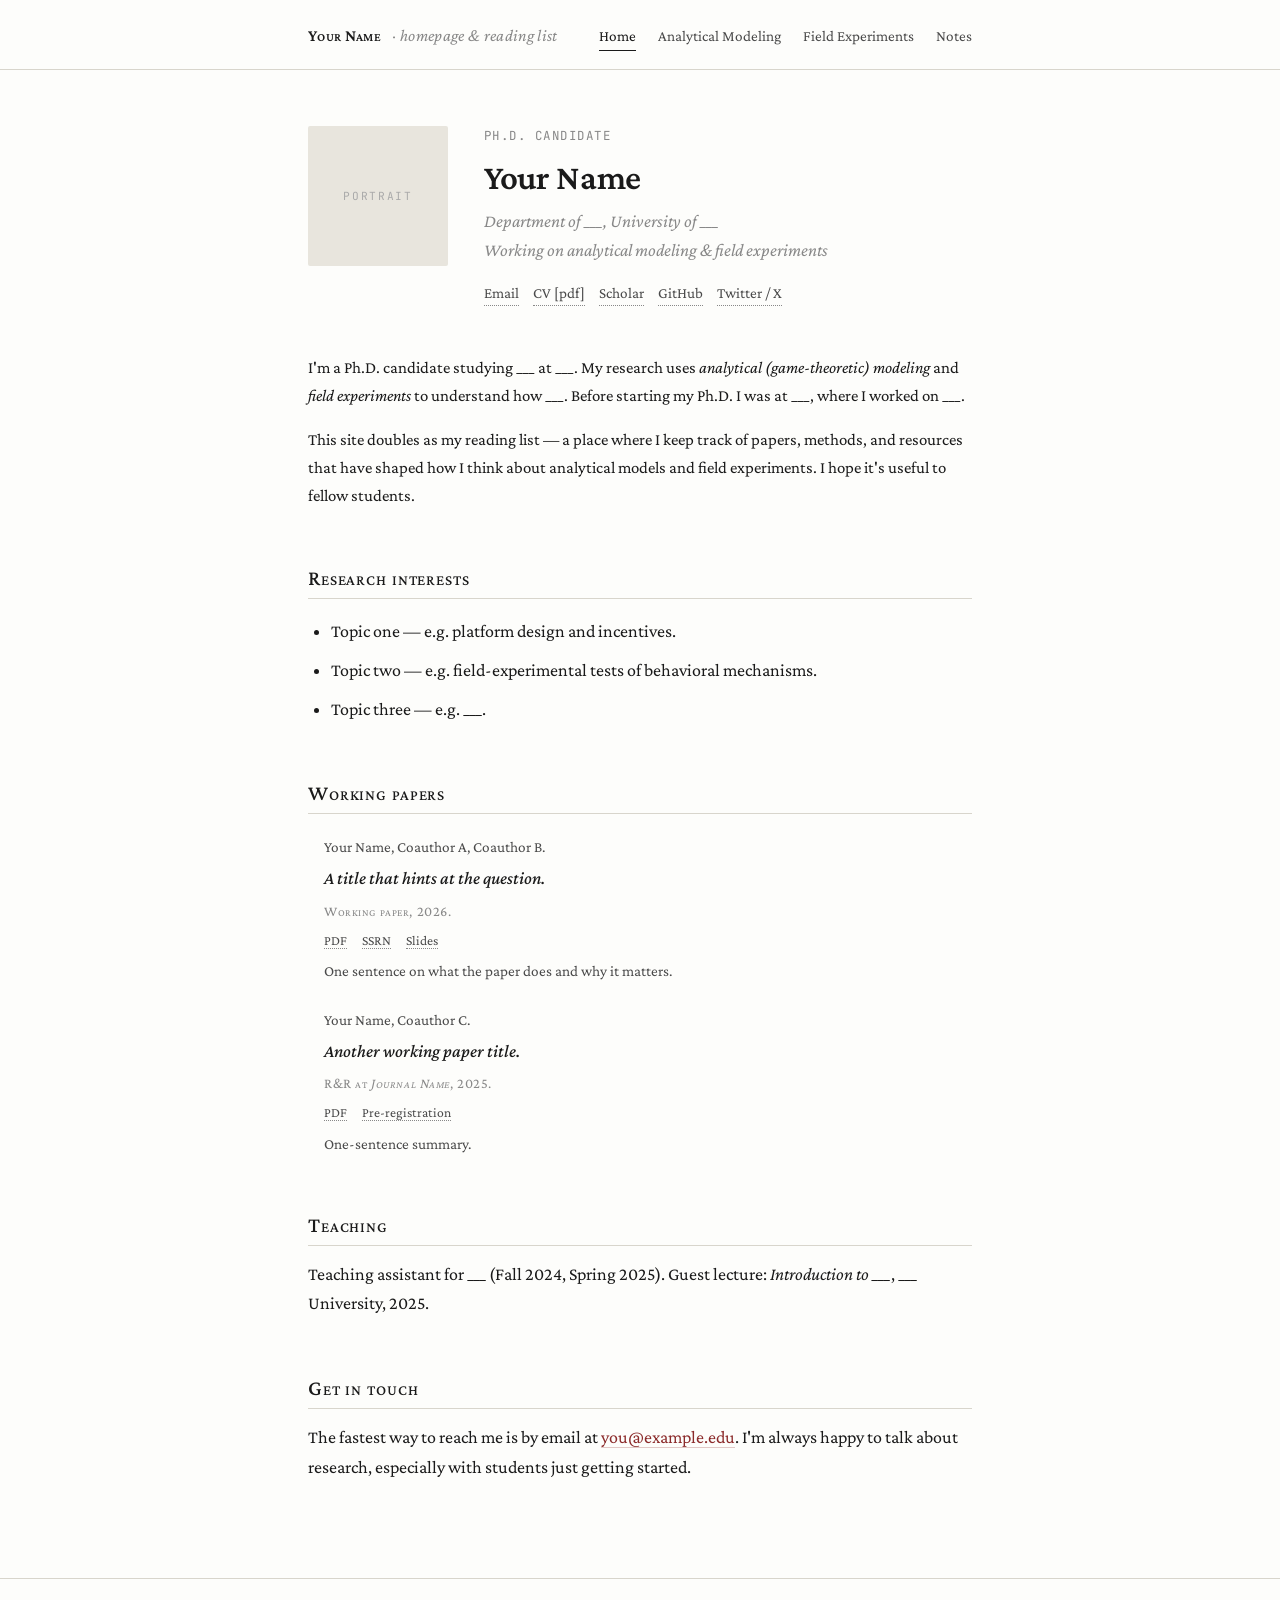
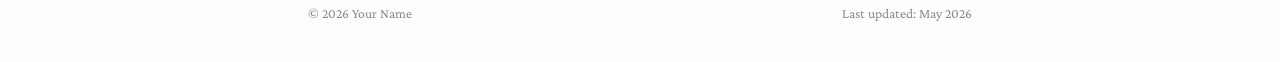
<file: index.html>
<!doctype html>
<html lang="zh-CN">
<head>
<meta charset="utf-8" />
<meta name="viewport" content="width=device-width,initial-scale=1" />
<title>Your Name — Home</title>
<meta name="description" content="Personal homepage and reading list on analytical modeling and field experiments." />
<link rel="stylesheet" href="assets/style.css" />
</head>
<body>

<header class="site-header">
  <div class="wrap">
    <a class="site-title" href="index.html">Your Name <em>· homepage &amp; reading list</em></a>
    <nav class="primary">
      <a href="index.html" class="active">Home</a>
      <a href="analytical/index.html">Analytical Modeling</a>
      <a href="field-experiments/index.html">Field Experiments</a>
      <a href="notes/index.html">Notes</a>
    </nav>
  </div>
</header>

<main class="wrap">

  <section class="bio">
    <div class="portrait">PORTRAIT</div>
    <div class="who">
      <div class="kicker">Ph.D. Candidate</div>
      <h1>Your Name</h1>
      <div class="affil">
        Department of ___, University of ___<br/>
        Working on analytical modeling &amp; field experiments
      </div>
      <div class="links">
        <a href="mailto:you@example.edu">Email</a>
        <a href="assets/cv.pdf">CV [pdf]</a>
        <a href="https://scholar.google.com/citations?user=XXXXX">Scholar</a>
        <a href="https://github.com/your-handle">GitHub</a>
        <a href="https://twitter.com/your-handle">Twitter / X</a>
      </div>
    </div>
  </section>

  <p class="intro-text">
    I'm a Ph.D. candidate studying ___ at ___. My research uses
    <em>analytical (game-theoretic) modeling</em> and <em>field experiments</em>
    to understand how ___. Before starting my Ph.D. I was at ___, where I worked on ___.
  </p>

  <p class="intro-text">
    This site doubles as my reading list — a place where I keep track of papers,
    methods, and resources that have shaped how I think about analytical models
    and field experiments. I hope it's useful to fellow students.
  </p>

  <h2>Research interests</h2>
  <ul>
    <li>Topic one — e.g. platform design and incentives.</li>
    <li>Topic two — e.g. field-experimental tests of behavioral mechanisms.</li>
    <li>Topic three — e.g. ___.</li>
  </ul>

  <h2>Working papers</h2>

  <div class="entry">
    <span class="authors">Your Name, Coauthor A, Coauthor B.</span>
    <span class="title">A title that hints at the question.</span>
    <span class="venue">Working paper, 2026.</span>
    <div class="links-row">
      <a href="#">PDF</a>
      <a href="#">SSRN</a>
      <a href="#">Slides</a>
    </div>
    <p class="note">One sentence on what the paper does and why it matters.</p>
  </div>

  <div class="entry">
    <span class="authors">Your Name, Coauthor C.</span>
    <span class="title">Another working paper title.</span>
    <span class="venue">R&amp;R at <em>Journal Name</em>, 2025.</span>
    <div class="links-row">
      <a href="#">PDF</a>
      <a href="#">Pre-registration</a>
    </div>
    <p class="note">One-sentence summary.</p>
  </div>

  <h2>Teaching</h2>
  <p>
    Teaching assistant for ___ (Fall 2024, Spring 2025).
    Guest lecture: <em>Introduction to ___</em>, ___ University, 2025.
  </p>

  <h2>Get in touch</h2>
  <p>
    The fastest way to reach me is by email at
    <a href="mailto:you@example.edu">you@example.edu</a>.
    I'm always happy to talk about research, especially with students just
    getting started.
  </p>

</main>

<footer class="site-footer">
  <div class="wrap">
    <span>© 2026 Your Name</span>
    <span>Last updated: <time datetime="2026-05">May 2026</time></span>
  </div>
</footer>

</body>
</html>
</file>
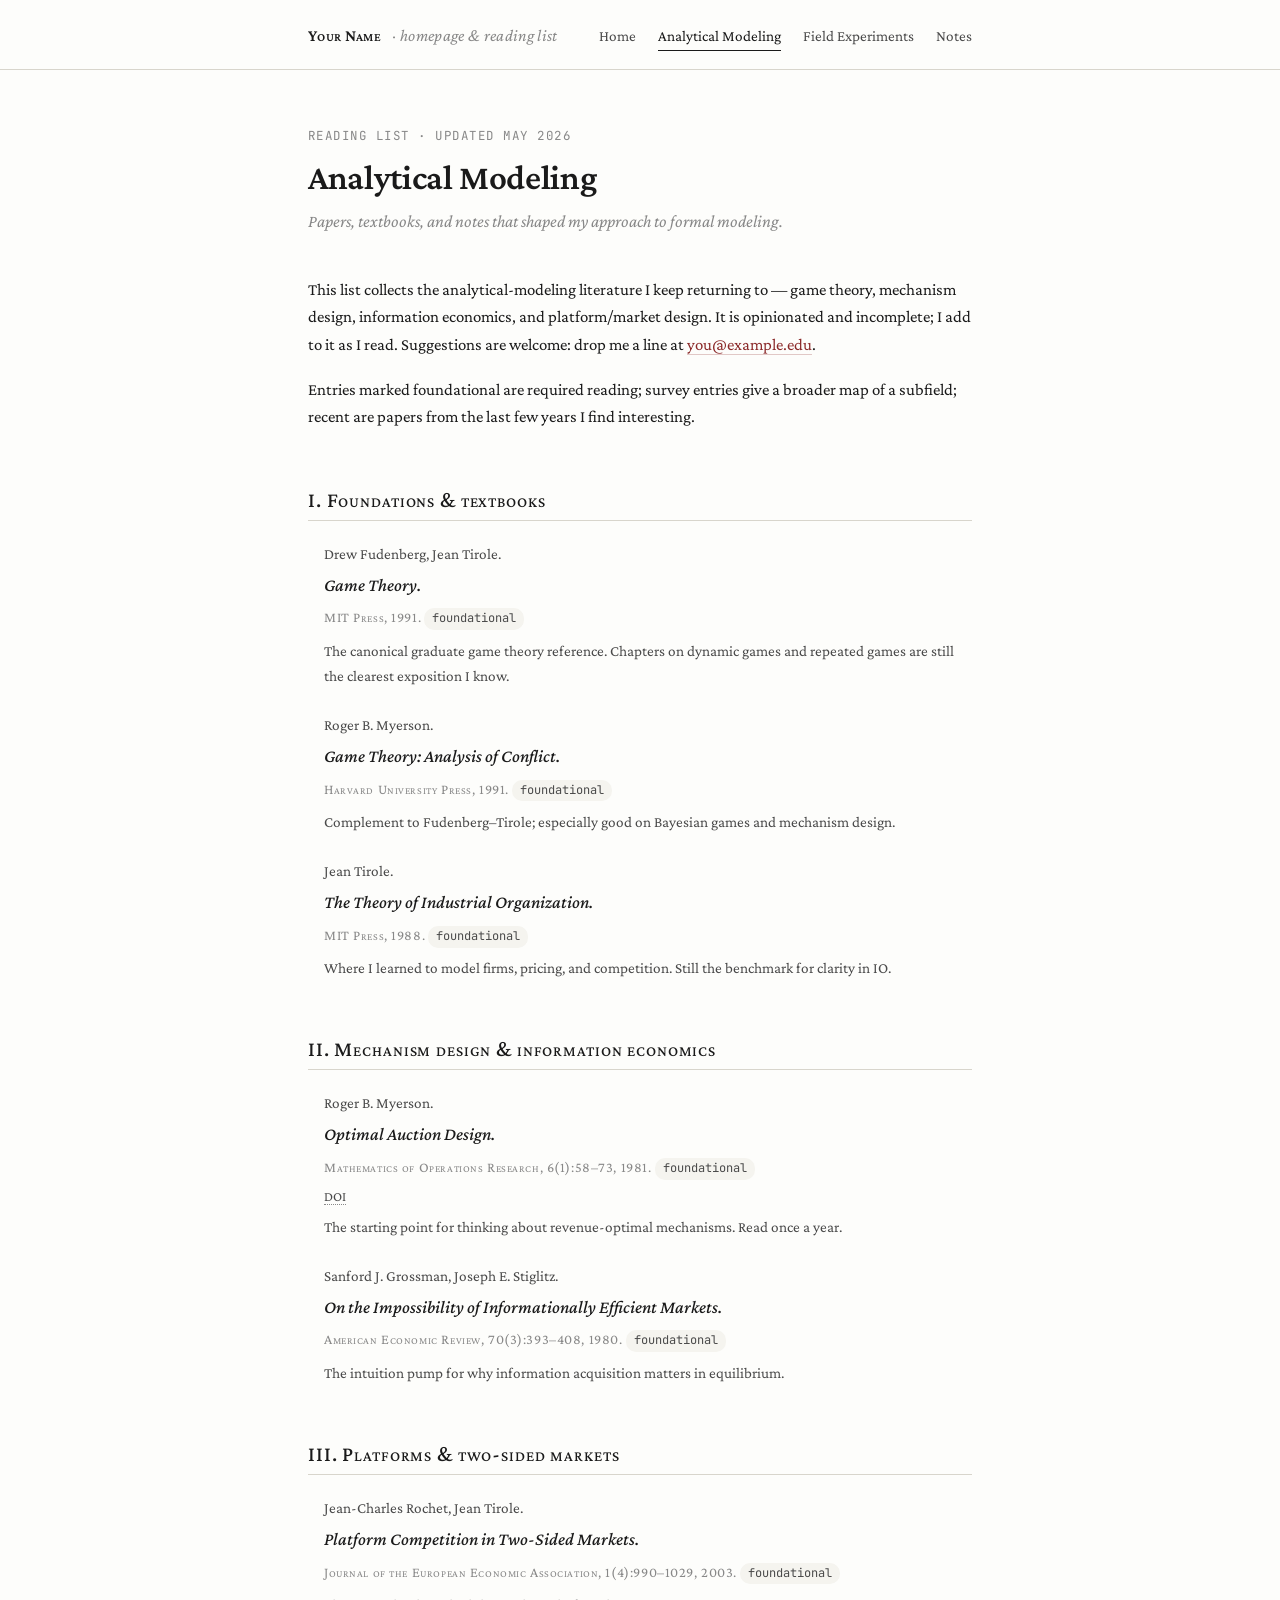
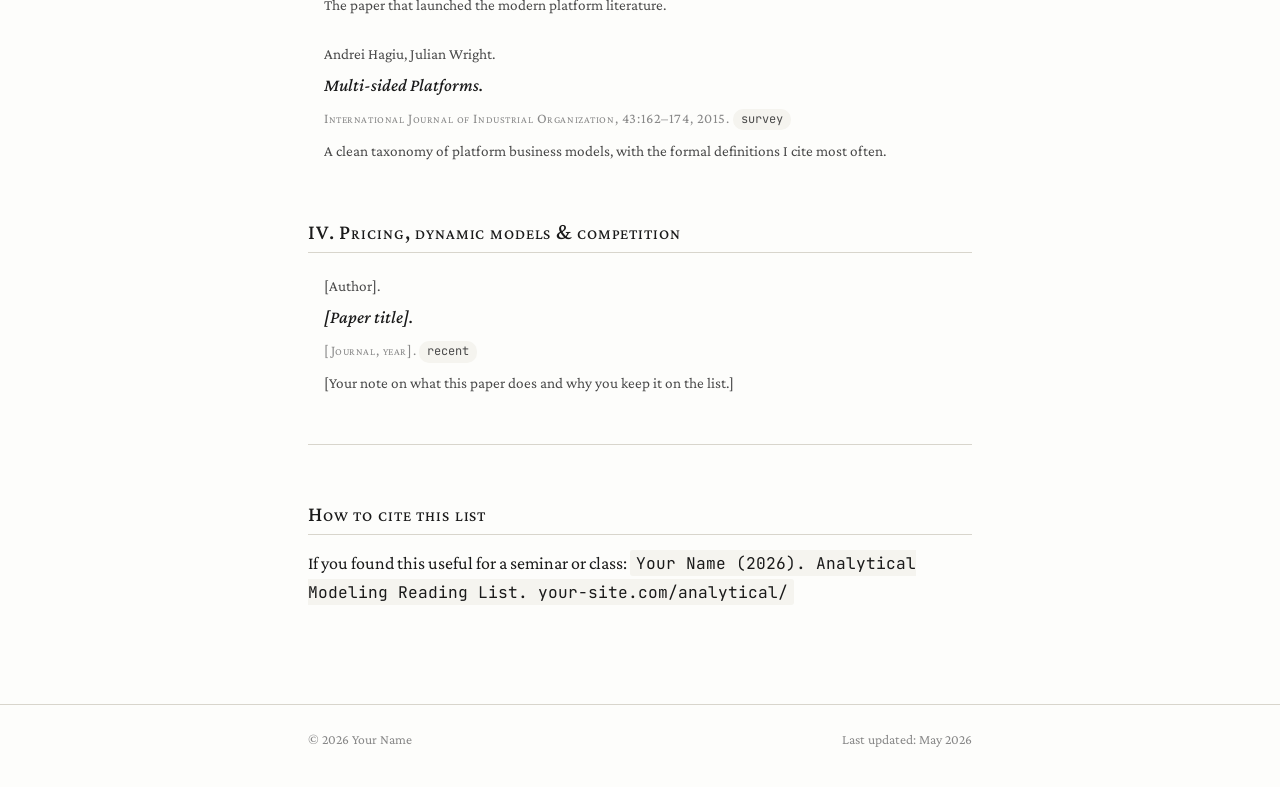
<file: analytical/index.html>
<!doctype html>
<html lang="zh-CN">
<head>
<meta charset="utf-8" />
<meta name="viewport" content="width=device-width,initial-scale=1" />
<title>Analytical Modeling — Reading List</title>
<meta name="description" content="A curated reading list on analytical (game-theoretic and economic) modeling." />
<link rel="stylesheet" href="../assets/style.css" />
</head>
<body>

<header class="site-header">
  <div class="wrap">
    <a class="site-title" href="../index.html">Your Name <em>· homepage &amp; reading list</em></a>
    <nav class="primary">
      <a href="../index.html">Home</a>
      <a href="index.html" class="active">Analytical Modeling</a>
      <a href="../field-experiments/index.html">Field Experiments</a>
      <a href="../notes/index.html">Notes</a>
    </nav>
  </div>
</header>

<main class="wrap">

  <div class="kicker">Reading list · updated May 2026</div>
  <h1>Analytical Modeling</h1>
  <p class="subtitle">Papers, textbooks, and notes that shaped my approach to formal modeling.</p>

  <p class="intro-text">
    This list collects the analytical-modeling literature I keep returning to —
    game theory, mechanism design, information economics, and platform/market design.
    It is opinionated and incomplete; I add to it as I read. Suggestions are welcome:
    drop me a line at <a href="mailto:you@example.edu">you@example.edu</a>.
  </p>

  <p class="intro-text">
    Entries marked <span class="tag">foundational</span> are required reading;
    <span class="tag">survey</span> entries give a broader map of a subfield;
    <span class="tag">recent</span> are papers from the last few years I find interesting.
  </p>

  <!-- ===================== SECTION ===================== -->
  <h2>I. Foundations &amp; textbooks</h2>

  <div class="entry">
    <span class="authors">Drew Fudenberg, Jean Tirole.</span>
    <span class="title">Game Theory.</span>
    <span class="venue">MIT Press, 1991.</span>
    <span class="tag">foundational</span>
    <p class="note">
      The canonical graduate game theory reference. Chapters on dynamic games
      and repeated games are still the clearest exposition I know.
    </p>
  </div>

  <div class="entry">
    <span class="authors">Roger B. Myerson.</span>
    <span class="title">Game Theory: Analysis of Conflict.</span>
    <span class="venue">Harvard University Press, 1991.</span>
    <span class="tag">foundational</span>
    <p class="note">
      Complement to Fudenberg–Tirole; especially good on Bayesian games and mechanism design.
    </p>
  </div>

  <div class="entry">
    <span class="authors">Jean Tirole.</span>
    <span class="title">The Theory of Industrial Organization.</span>
    <span class="venue">MIT Press, 1988.</span>
    <span class="tag">foundational</span>
    <p class="note">
      Where I learned to model firms, pricing, and competition. Still the
      benchmark for clarity in IO.
    </p>
  </div>

  <!-- ===================== SECTION ===================== -->
  <h2>II. Mechanism design &amp; information economics</h2>

  <div class="entry">
    <span class="authors">Roger B. Myerson.</span>
    <span class="title">Optimal Auction Design.</span>
    <span class="venue">Mathematics of Operations Research, 6(1):58–73, 1981.</span>
    <span class="tag">foundational</span>
    <div class="links-row">
      <a href="https://doi.org/10.1287/moor.6.1.58">DOI</a>
    </div>
    <p class="note">
      The starting point for thinking about revenue-optimal mechanisms. Read once a year.
    </p>
  </div>

  <div class="entry">
    <span class="authors">Sanford J. Grossman, Joseph E. Stiglitz.</span>
    <span class="title">On the Impossibility of Informationally Efficient Markets.</span>
    <span class="venue">American Economic Review, 70(3):393–408, 1980.</span>
    <span class="tag">foundational</span>
    <p class="note">
      The intuition pump for why information acquisition matters in equilibrium.
    </p>
  </div>

  <!-- ===================== SECTION ===================== -->
  <h2>III. Platforms &amp; two-sided markets</h2>

  <div class="entry">
    <span class="authors">Jean-Charles Rochet, Jean Tirole.</span>
    <span class="title">Platform Competition in Two-Sided Markets.</span>
    <span class="venue">Journal of the European Economic Association, 1(4):990–1029, 2003.</span>
    <span class="tag">foundational</span>
    <p class="note">
      The paper that launched the modern platform literature.
    </p>
  </div>

  <div class="entry">
    <span class="authors">Andrei Hagiu, Julian Wright.</span>
    <span class="title">Multi-sided Platforms.</span>
    <span class="venue">International Journal of Industrial Organization, 43:162–174, 2015.</span>
    <span class="tag">survey</span>
    <p class="note">
      A clean taxonomy of platform business models, with the formal definitions I cite most often.
    </p>
  </div>

  <!-- ===================== SECTION ===================== -->
  <h2>IV. Pricing, dynamic models &amp; competition</h2>

  <div class="entry">
    <span class="authors">[Author].</span>
    <span class="title">[Paper title].</span>
    <span class="venue">[Journal, year].</span>
    <span class="tag">recent</span>
    <p class="note">[Your note on what this paper does and why you keep it on the list.]</p>
  </div>

  <!-- Add as many sections as you like -->

  <hr/>

  <h2>How to cite this list</h2>
  <p>
    If you found this useful for a seminar or class:
    <code>Your Name (2026). Analytical Modeling Reading List. your-site.com/analytical/</code>
  </p>

</main>

<footer class="site-footer">
  <div class="wrap">
    <span>© 2026 Your Name</span>
    <span>Last updated: <time datetime="2026-05">May 2026</time></span>
  </div>
</footer>

</body>
</html>
</file>
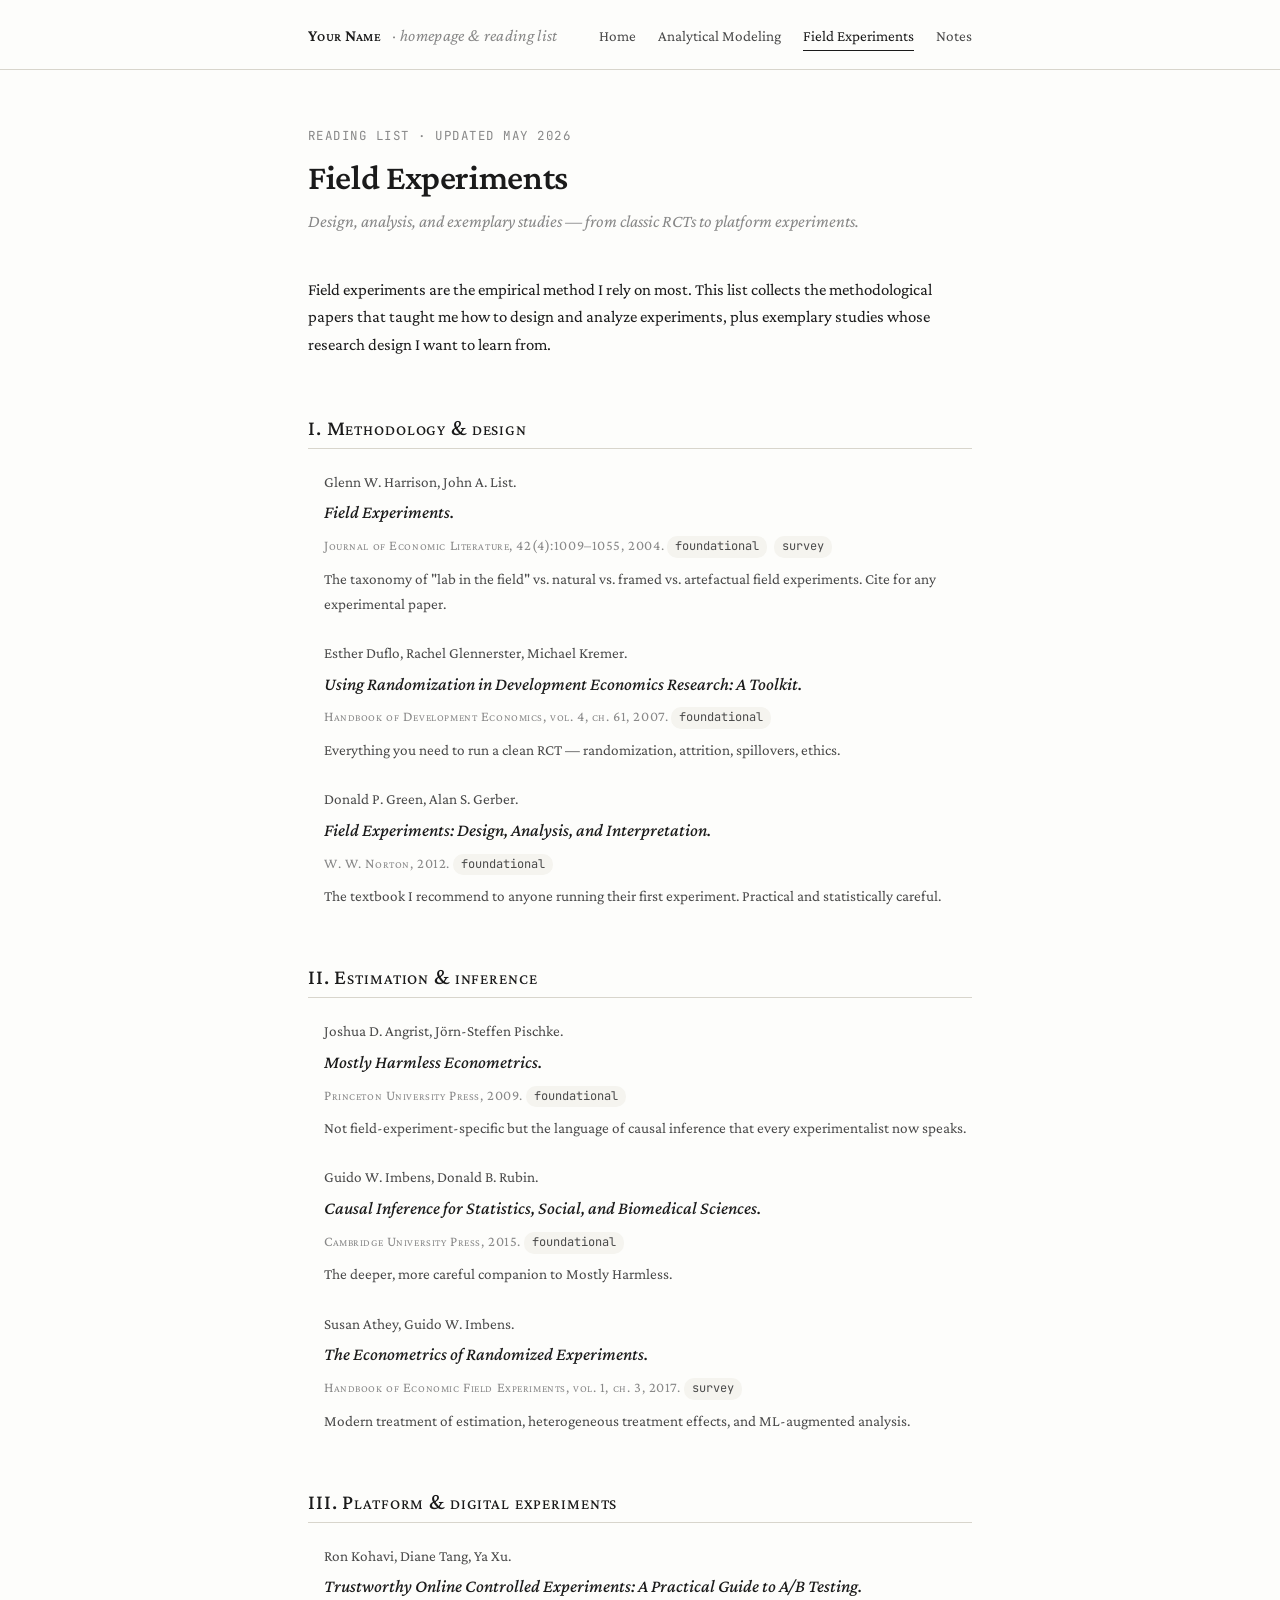
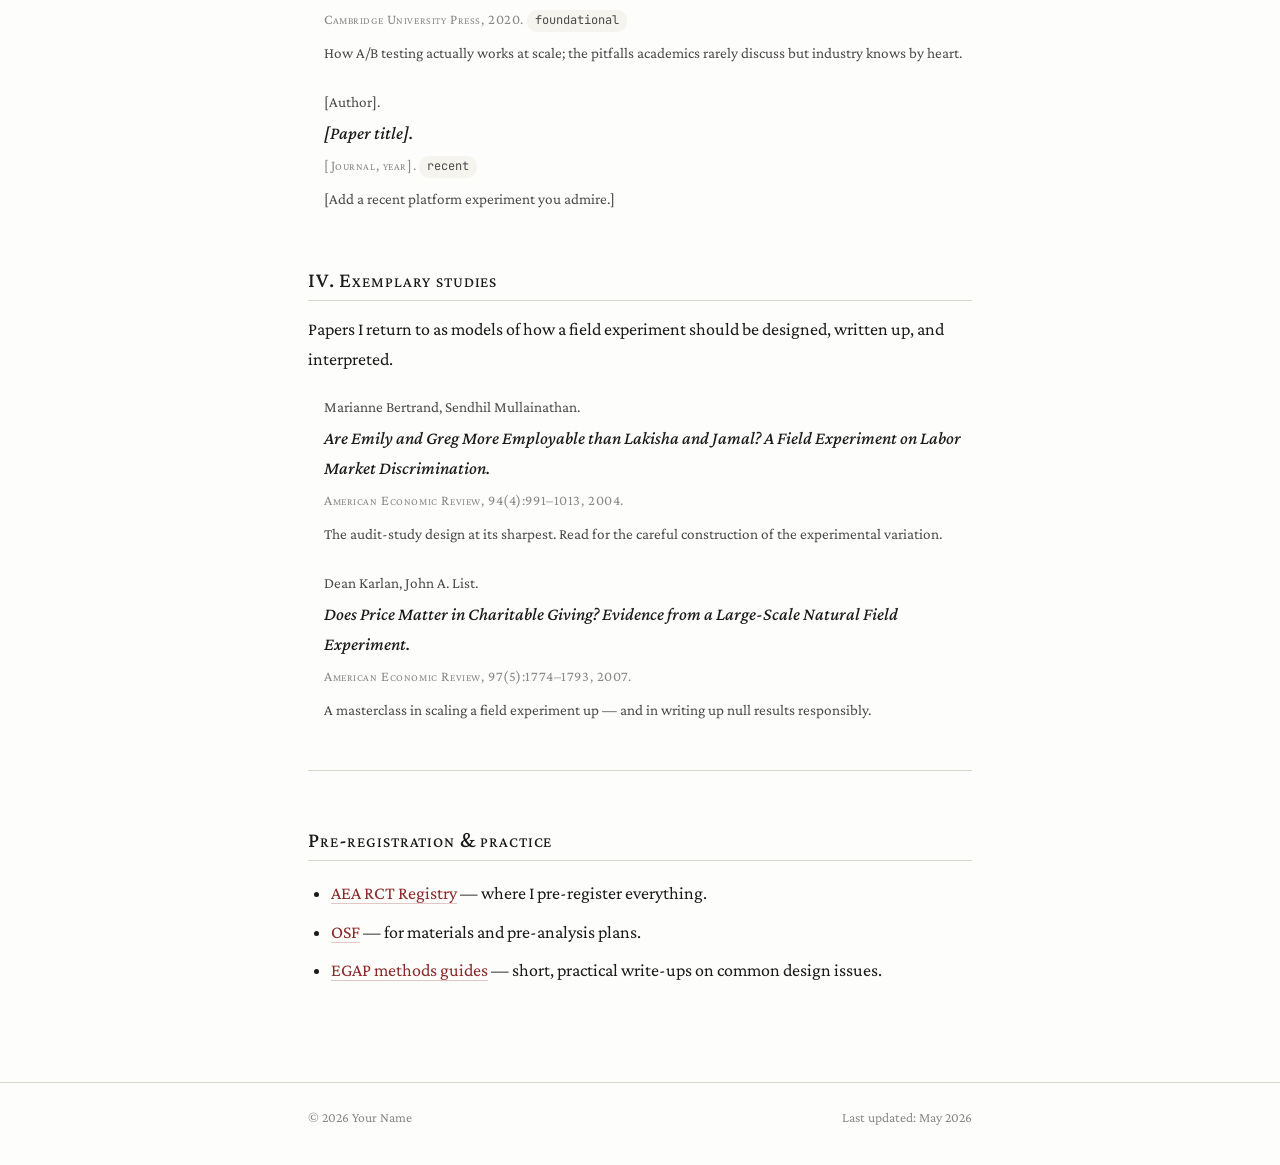
<file: field-experiments/index.html>
<!doctype html>
<html lang="zh-CN">
<head>
<meta charset="utf-8" />
<meta name="viewport" content="width=device-width,initial-scale=1" />
<title>Field Experiments — Reading List</title>
<meta name="description" content="A curated reading list on field experiments — design, analysis, and exemplary studies." />
<link rel="stylesheet" href="../assets/style.css" />
</head>
<body>

<header class="site-header">
  <div class="wrap">
    <a class="site-title" href="../index.html">Your Name <em>· homepage &amp; reading list</em></a>
    <nav class="primary">
      <a href="../index.html">Home</a>
      <a href="../analytical/index.html">Analytical Modeling</a>
      <a href="index.html" class="active">Field Experiments</a>
      <a href="../notes/index.html">Notes</a>
    </nav>
  </div>
</header>

<main class="wrap">

  <div class="kicker">Reading list · updated May 2026</div>
  <h1>Field Experiments</h1>
  <p class="subtitle">Design, analysis, and exemplary studies — from classic RCTs to platform experiments.</p>

  <p class="intro-text">
    Field experiments are the empirical method I rely on most. This list collects
    the methodological papers that taught me how to design and analyze experiments,
    plus exemplary studies whose research design I want to learn from.
  </p>

  <!-- ===================== SECTION ===================== -->
  <h2>I. Methodology &amp; design</h2>

  <div class="entry">
    <span class="authors">Glenn W. Harrison, John A. List.</span>
    <span class="title">Field Experiments.</span>
    <span class="venue">Journal of Economic Literature, 42(4):1009–1055, 2004.</span>
    <span class="tag">foundational</span>
    <span class="tag">survey</span>
    <p class="note">
      The taxonomy of "lab in the field" vs. natural vs. framed vs. artefactual
      field experiments. Cite for any experimental paper.
    </p>
  </div>

  <div class="entry">
    <span class="authors">Esther Duflo, Rachel Glennerster, Michael Kremer.</span>
    <span class="title">Using Randomization in Development Economics Research: A Toolkit.</span>
    <span class="venue">Handbook of Development Economics, vol. 4, ch. 61, 2007.</span>
    <span class="tag">foundational</span>
    <p class="note">
      Everything you need to run a clean RCT — randomization, attrition, spillovers, ethics.
    </p>
  </div>

  <div class="entry">
    <span class="authors">Donald P. Green, Alan S. Gerber.</span>
    <span class="title">Field Experiments: Design, Analysis, and Interpretation.</span>
    <span class="venue">W. W. Norton, 2012.</span>
    <span class="tag">foundational</span>
    <p class="note">
      The textbook I recommend to anyone running their first experiment.
      Practical and statistically careful.
    </p>
  </div>

  <!-- ===================== SECTION ===================== -->
  <h2>II. Estimation &amp; inference</h2>

  <div class="entry">
    <span class="authors">Joshua D. Angrist, Jörn-Steffen Pischke.</span>
    <span class="title">Mostly Harmless Econometrics.</span>
    <span class="venue">Princeton University Press, 2009.</span>
    <span class="tag">foundational</span>
    <p class="note">
      Not field-experiment-specific but the language of causal inference that
      every experimentalist now speaks.
    </p>
  </div>

  <div class="entry">
    <span class="authors">Guido W. Imbens, Donald B. Rubin.</span>
    <span class="title">Causal Inference for Statistics, Social, and Biomedical Sciences.</span>
    <span class="venue">Cambridge University Press, 2015.</span>
    <span class="tag">foundational</span>
    <p class="note">
      The deeper, more careful companion to Mostly Harmless.
    </p>
  </div>

  <div class="entry">
    <span class="authors">Susan Athey, Guido W. Imbens.</span>
    <span class="title">The Econometrics of Randomized Experiments.</span>
    <span class="venue">Handbook of Economic Field Experiments, vol. 1, ch. 3, 2017.</span>
    <span class="tag">survey</span>
    <p class="note">
      Modern treatment of estimation, heterogeneous treatment effects, and ML-augmented analysis.
    </p>
  </div>

  <!-- ===================== SECTION ===================== -->
  <h2>III. Platform &amp; digital experiments</h2>

  <div class="entry">
    <span class="authors">Ron Kohavi, Diane Tang, Ya Xu.</span>
    <span class="title">Trustworthy Online Controlled Experiments: A Practical Guide to A/B Testing.</span>
    <span class="venue">Cambridge University Press, 2020.</span>
    <span class="tag">foundational</span>
    <p class="note">
      How A/B testing actually works at scale; the pitfalls academics rarely
      discuss but industry knows by heart.
    </p>
  </div>

  <div class="entry">
    <span class="authors">[Author].</span>
    <span class="title">[Paper title].</span>
    <span class="venue">[Journal, year].</span>
    <span class="tag">recent</span>
    <p class="note">[Add a recent platform experiment you admire.]</p>
  </div>

  <!-- ===================== SECTION ===================== -->
  <h2>IV. Exemplary studies</h2>

  <p>
    Papers I return to as models of how a field experiment should be designed,
    written up, and interpreted.
  </p>

  <div class="entry">
    <span class="authors">Marianne Bertrand, Sendhil Mullainathan.</span>
    <span class="title">Are Emily and Greg More Employable than Lakisha and Jamal? A Field Experiment on Labor Market Discrimination.</span>
    <span class="venue">American Economic Review, 94(4):991–1013, 2004.</span>
    <p class="note">
      The audit-study design at its sharpest. Read for the careful construction
      of the experimental variation.
    </p>
  </div>

  <div class="entry">
    <span class="authors">Dean Karlan, John A. List.</span>
    <span class="title">Does Price Matter in Charitable Giving? Evidence from a Large-Scale Natural Field Experiment.</span>
    <span class="venue">American Economic Review, 97(5):1774–1793, 2007.</span>
    <p class="note">
      A masterclass in scaling a field experiment up — and in writing up null
      results responsibly.
    </p>
  </div>

  <hr/>

  <h2>Pre-registration &amp; practice</h2>
  <ul>
    <li><a href="https://www.socialscienceregistry.org/">AEA RCT Registry</a> — where I pre-register everything.</li>
    <li><a href="https://osf.io/">OSF</a> — for materials and pre-analysis plans.</li>
    <li><a href="https://egap.org/">EGAP methods guides</a> — short, practical write-ups on common design issues.</li>
  </ul>

</main>

<footer class="site-footer">
  <div class="wrap">
    <span>© 2026 Your Name</span>
    <span>Last updated: <time datetime="2026-05">May 2026</time></span>
  </div>
</footer>

</body>
</html>
</file>
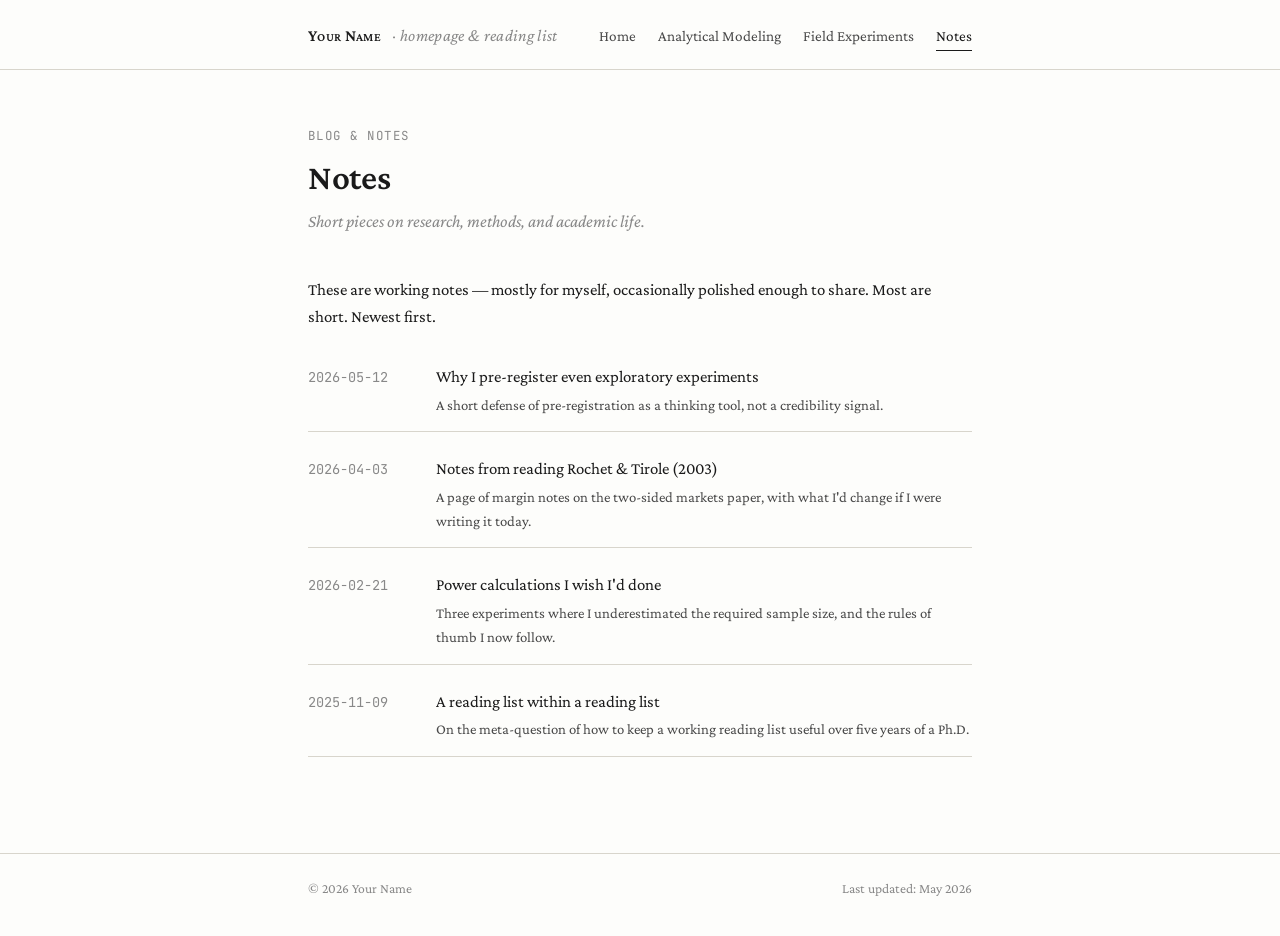
<file: notes/index.html>
<!doctype html>
<html lang="zh-CN">
<head>
<meta charset="utf-8" />
<meta name="viewport" content="width=device-width,initial-scale=1" />
<title>Notes — Your Name</title>
<meta name="description" content="Short notes on research, methods, and academic life." />
<link rel="stylesheet" href="../assets/style.css" />
</head>
<body>

<header class="site-header">
  <div class="wrap">
    <a class="site-title" href="../index.html">Your Name <em>· homepage &amp; reading list</em></a>
    <nav class="primary">
      <a href="../index.html">Home</a>
      <a href="../analytical/index.html">Analytical Modeling</a>
      <a href="../field-experiments/index.html">Field Experiments</a>
      <a href="index.html" class="active">Notes</a>
    </nav>
  </div>
</header>

<main class="wrap">

  <div class="kicker">Blog &amp; notes</div>
  <h1>Notes</h1>
  <p class="subtitle">Short pieces on research, methods, and academic life.</p>

  <p class="intro-text">
    These are working notes — mostly for myself, occasionally polished enough
    to share. Most are short. Newest first.
  </p>

  <ul class="note-list">

    <li>
      <span class="date">2026-05-12</span>
      <div>
        <div class="post-title"><a href="example-post.html">Why I pre-register even exploratory experiments</a></div>
        <div class="excerpt">
          A short defense of pre-registration as a thinking tool, not a credibility signal.
        </div>
      </div>
    </li>

    <li>
      <span class="date">2026-04-03</span>
      <div>
        <div class="post-title"><a href="#">Notes from reading Rochet &amp; Tirole (2003)</a></div>
        <div class="excerpt">
          A page of margin notes on the two-sided markets paper, with what I'd
          change if I were writing it today.
        </div>
      </div>
    </li>

    <li>
      <span class="date">2026-02-21</span>
      <div>
        <div class="post-title"><a href="#">Power calculations I wish I'd done</a></div>
        <div class="excerpt">
          Three experiments where I underestimated the required sample size,
          and the rules of thumb I now follow.
        </div>
      </div>
    </li>

    <li>
      <span class="date">2025-11-09</span>
      <div>
        <div class="post-title"><a href="#">A reading list within a reading list</a></div>
        <div class="excerpt">
          On the meta-question of how to keep a working reading list useful
          over five years of a Ph.D.
        </div>
      </div>
    </li>

  </ul>

</main>

<footer class="site-footer">
  <div class="wrap">
    <span>© 2026 Your Name</span>
    <span>Last updated: <time datetime="2026-05">May 2026</time></span>
  </div>
</footer>

</body>
</html>
</file>
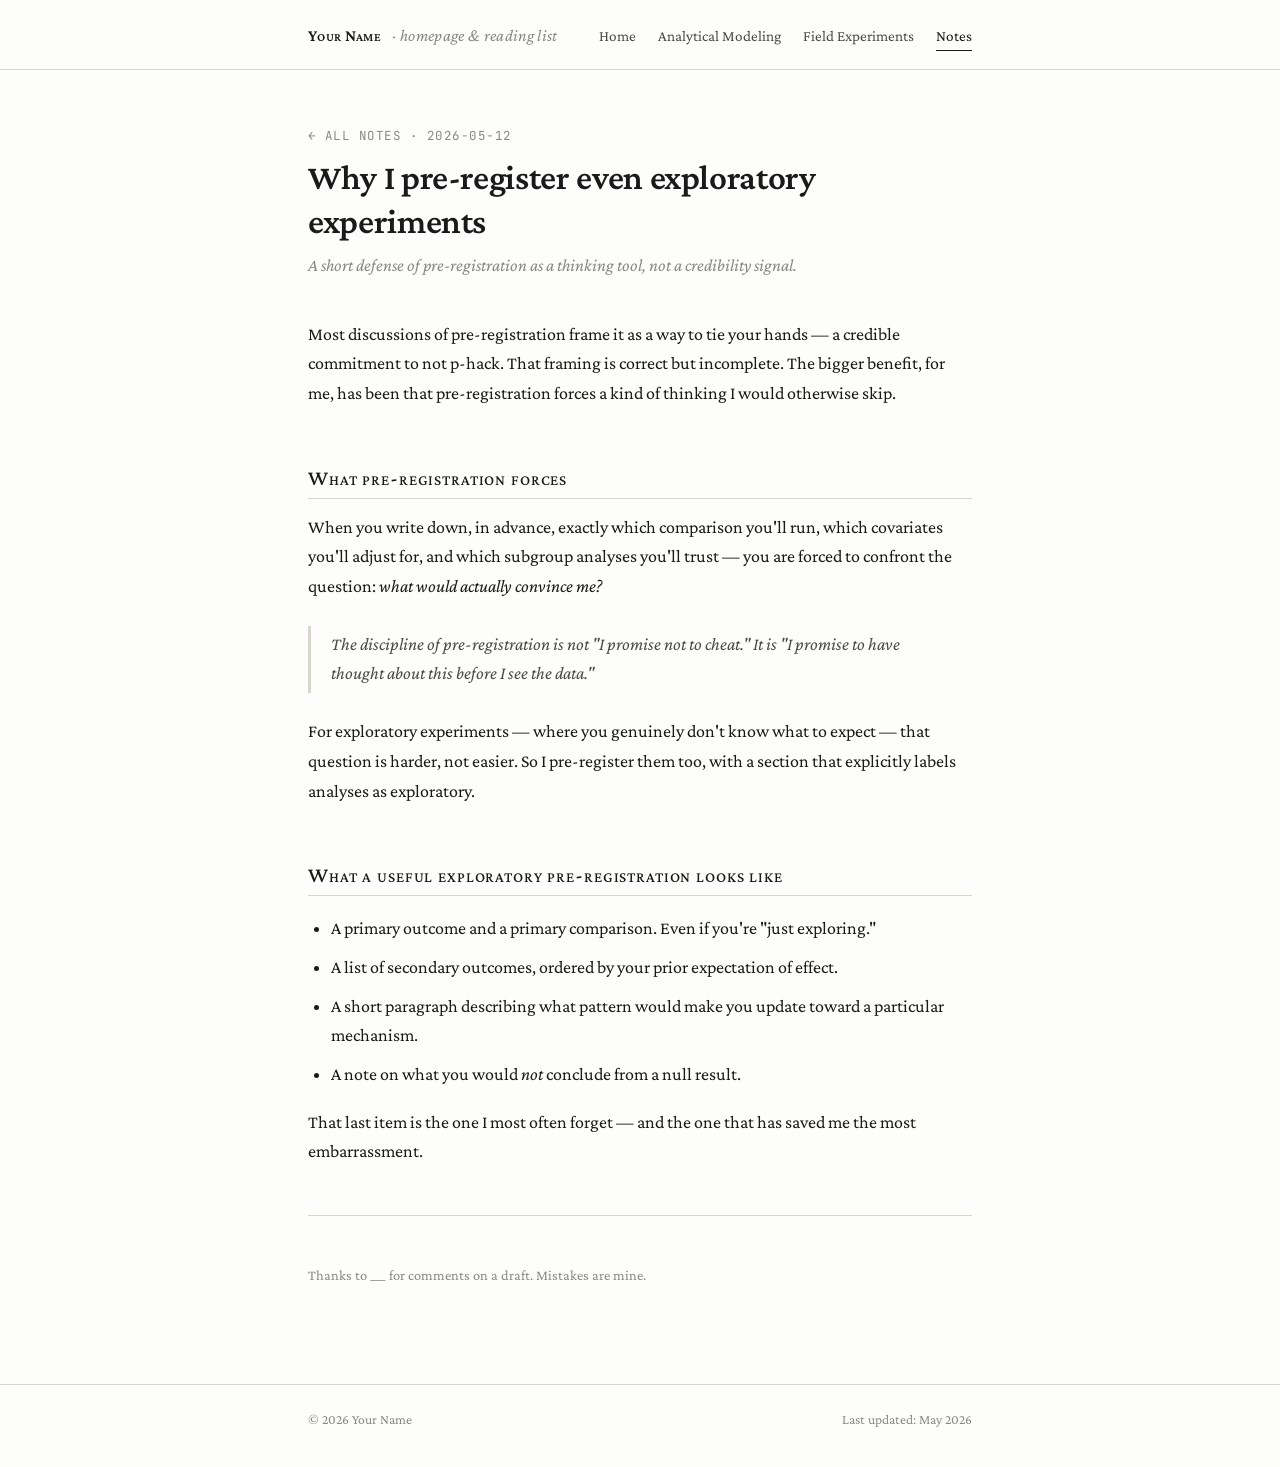
<file: example-post.html>
<!doctype html>
<html lang="zh-CN">
<head>
<meta charset="utf-8" />
<meta name="viewport" content="width=device-width,initial-scale=1" />
<title>Why I pre-register even exploratory experiments — Notes</title>
<link rel="stylesheet" href="../assets/style.css" />
</head>
<body>

<header class="site-header">
  <div class="wrap">
    <a class="site-title" href="../index.html">Your Name <em>· homepage &amp; reading list</em></a>
    <nav class="primary">
      <a href="../index.html">Home</a>
      <a href="../analytical/index.html">Analytical Modeling</a>
      <a href="../field-experiments/index.html">Field Experiments</a>
      <a href="index.html" class="active">Notes</a>
    </nav>
  </div>
</header>

<main class="wrap">

  <div class="kicker"><a href="index.html" style="border:none;color:inherit;">← All notes</a> · 2026-05-12</div>
  <h1>Why I pre-register even exploratory experiments</h1>
  <p class="subtitle">A short defense of pre-registration as a thinking tool, not a credibility signal.</p>

  <p>
    Most discussions of pre-registration frame it as a way to tie your hands —
    a credible commitment to not p-hack. That framing is correct but incomplete.
    The bigger benefit, for me, has been that pre-registration forces a kind of
    thinking I would otherwise skip.
  </p>

  <h2>What pre-registration forces</h2>

  <p>
    When you write down, in advance, exactly which comparison you'll run, which
    covariates you'll adjust for, and which subgroup analyses you'll trust —
    you are forced to confront the question: <em>what would actually convince me?</em>
  </p>

  <blockquote>
    The discipline of pre-registration is not "I promise not to cheat." It is
    "I promise to have thought about this before I see the data."
  </blockquote>

  <p>
    For exploratory experiments — where you genuinely don't know what to expect —
    that question is harder, not easier. So I pre-register them too, with a
    section that explicitly labels analyses as exploratory.
  </p>

  <h2>What a useful exploratory pre-registration looks like</h2>

  <ul>
    <li>A primary outcome and a primary comparison. Even if you're "just exploring."</li>
    <li>A list of secondary outcomes, ordered by your prior expectation of effect.</li>
    <li>A short paragraph describing what pattern would make you update toward a particular mechanism.</li>
    <li>A note on what you would <em>not</em> conclude from a null result.</li>
  </ul>

  <p>
    That last item is the one I most often forget — and the one that has saved
    me the most embarrassment.
  </p>

  <hr/>
  <p style="font-size:0.9rem; color: var(--text-muted);">
    Thanks to ___ for comments on a draft. Mistakes are mine.
  </p>

</main>

<footer class="site-footer">
  <div class="wrap">
    <span>© 2026 Your Name</span>
    <span>Last updated: <time datetime="2026-05">May 2026</time></span>
  </div>
</footer>

</body>
</html>
</file>
<file: assets/style.css>
/* =========================================================
   Personal Academic Site — Minimal Scholarly Style
   ========================================================= */

@import url('https://fonts.googleapis.com/css2?family=Crimson+Pro:ital,wght@0,400;0,500;0,600;0,700;1,400&family=JetBrains+Mono:wght@400;500&display=swap');

:root {
  --text:       #1a1a1a;
  --text-soft:  #4a4a4a;
  --text-muted: #888;
  --bg:         #fdfdfb;
  --bg-soft:    #f5f4ef;
  --rule:       #d8d5cc;
  --accent:     #8b2a2a;
  --accent-bg:  #f9efef;
  --serif:      'Crimson Pro', 'Iowan Old Style', 'Palatino Linotype', Georgia, serif;
  --mono:       'JetBrains Mono', 'SF Mono', Menlo, monospace;
  --max-w:      720px;
}

* { box-sizing: border-box; }
html { scroll-behavior: smooth; }

body {
  margin: 0;
  font-family: var(--serif);
  font-size: 18px;
  line-height: 1.65;
  color: var(--text);
  background: var(--bg);
  -webkit-font-smoothing: antialiased;
  text-rendering: optimizeLegibility;
}

.wrap { max-width: var(--max-w); margin: 0 auto; padding: 0 28px; }

/* ---------- Top Nav ---------- */
header.site-header {
  border-bottom: 1px solid var(--rule);
  padding: 22px 0 18px;
  margin-bottom: 56px;
  background: var(--bg);
}
.site-header .wrap {
  display: flex; align-items: baseline; justify-content: space-between;
  gap: 24px; flex-wrap: wrap;
}
.site-title {
  font-weight: 600; font-size: 1.05rem; letter-spacing: 0.02em;
  text-decoration: none; color: var(--text); font-variant: small-caps;
  border-bottom: none;
}
.site-title em {
  font-style: italic; font-variant: normal; color: var(--text-muted);
  font-weight: 400; margin-left: 8px;
}
nav.primary { display: flex; gap: 22px; font-size: 0.95rem; flex-wrap: wrap; }
nav.primary a {
  color: var(--text-soft); text-decoration: none;
  border-bottom: 1px solid transparent; padding-bottom: 2px;
  transition: color .15s, border-color .15s;
}
nav.primary a:hover { color: var(--accent); border-bottom-color: var(--accent); }
nav.primary a.active { color: var(--text); border-bottom-color: var(--text); }

/* ---------- Typography ---------- */
h1, h2, h3, h4 {
  font-family: var(--serif); font-weight: 600;
  line-height: 1.25; color: var(--text);
}
h1 { font-size: 2.2rem; margin: 0 0 8px; letter-spacing: -0.01em; }
h1 + .subtitle {
  color: var(--text-muted); font-style: italic;
  font-size: 1.1rem; margin: 0 0 40px;
}
h2 {
  font-size: 1.35rem; margin: 56px 0 14px;
  padding-bottom: 6px; border-bottom: 1px solid var(--rule);
  font-variant: small-caps; letter-spacing: 0.04em; font-weight: 500;
}
h3 { font-size: 1.1rem; margin: 32px 0 10px; font-style: italic; font-weight: 500; }

p { margin: 0 0 1em; }

a {
  color: var(--accent); text-decoration: none;
  border-bottom: 1px solid rgba(139,42,42,0.25); transition: border-color .15s;
}
a:hover { border-bottom-color: var(--accent); }

ul, ol { padding-left: 1.3em; }
li { margin-bottom: 0.5em; }

blockquote {
  margin: 24px 0; padding: 4px 20px;
  border-left: 3px solid var(--rule);
  color: var(--text-soft); font-style: italic;
}

code, kbd, samp {
  font-family: var(--mono); font-size: 0.9em;
  background: var(--bg-soft); padding: 2px 6px; border-radius: 3px;
}

hr { border: 0; border-top: 1px solid var(--rule); margin: 48px 0; }

/* ---------- Home: bio block ---------- */
.bio {
  display: grid; grid-template-columns: 140px 1fr;
  gap: 36px; align-items: start; margin-bottom: 48px;
}
.portrait {
  width: 140px; height: 140px; object-fit: cover;
  border-radius: 2px; filter: grayscale(15%);
  background: #e8e5dc;
  display: flex; align-items: center; justify-content: center;
  color: #aaa; font-family: var(--mono); font-size: 0.7rem; letter-spacing: 0.15em;
}
.bio .who h1 { margin-top: 0; }
.bio .affil { color: var(--text-muted); font-style: italic; margin-bottom: 14px; }
.bio .links {
  display: flex; flex-wrap: wrap; gap: 14px;
  font-size: 0.95rem; margin-top: 8px;
}
.bio .links a { color: var(--text-soft); border-bottom: 1px dotted var(--text-muted); }
.bio .links a:hover { color: var(--accent); border-bottom-color: var(--accent); }

@media (max-width: 600px) {
  .bio { grid-template-columns: 1fr; }
  .portrait { width: 110px; height: 110px; }
}

/* ---------- Reading list entries ---------- */
.entry {
  margin: 18px 0 22px; padding-left: 14px;
  border-left: 2px solid transparent;
  transition: border-color .2s;
}
.entry:hover { border-left-color: var(--accent); }
.entry .authors { font-size: 0.95rem; color: var(--text-soft); }
.entry .year { color: var(--text-muted); }
.entry .title {
  display: block; font-weight: 500; font-style: italic;
  margin: 2px 0; color: var(--text);
}
.entry .venue {
  font-size: 0.9rem; color: var(--text-muted);
  font-variant: small-caps; letter-spacing: 0.04em;
}
.entry .tag {
  display: inline-block; padding: 1px 8px; margin-right: 4px;
  background: var(--bg-soft); border-radius: 10px;
  font-family: var(--mono); font-size: 0.75rem; color: var(--text-soft);
}
.entry .note {
  margin-top: 6px; font-size: 0.95rem;
  color: var(--text-soft);
}
.entry .links-row { font-size: 0.85rem; margin-top: 4px; }
.entry .links-row a {
  color: var(--text-soft); margin-right: 12px;
  border-bottom: 1px dotted var(--text-muted);
}

/* ---------- Notes (blog) listing ---------- */
.note-list { list-style: none; padding: 0; }
.note-list li {
  display: grid; grid-template-columns: 110px 1fr;
  gap: 18px; padding: 14px 0;
  border-bottom: 1px solid var(--rule); align-items: baseline;
}
.note-list .date {
  font-family: var(--mono); font-size: 0.85rem; color: var(--text-muted);
}
.note-list .post-title { font-size: 1.05rem; }
.note-list .post-title a { color: var(--text); border-bottom: none; }
.note-list .post-title a:hover { color: var(--accent); }
.note-list .excerpt {
  font-size: 0.92rem; color: var(--text-soft); margin-top: 2px;
}

@media (max-width: 600px) {
  .note-list li { grid-template-columns: 1fr; gap: 4px; }
}

/* ---------- Footer ---------- */
footer.site-footer {
  margin-top: 96px; padding: 24px 0 36px;
  border-top: 1px solid var(--rule);
  font-size: 0.85rem; color: var(--text-muted);
}
footer.site-footer .wrap {
  display: flex; justify-content: space-between;
  flex-wrap: wrap; gap: 12px;
}
footer a { color: var(--text-muted); border-bottom: 1px dotted var(--text-muted); }
footer a:hover { color: var(--accent); border-bottom-color: var(--accent); }

/* ---------- Misc ---------- */
::selection { background: var(--accent-bg); color: var(--accent); }
.kicker {
  font-family: var(--mono); font-size: 0.78rem;
  color: var(--text-muted); letter-spacing: 0.12em;
  text-transform: uppercase; margin-bottom: 8px;
}
.intro-text { font-size: 1.05rem; }
</file>
